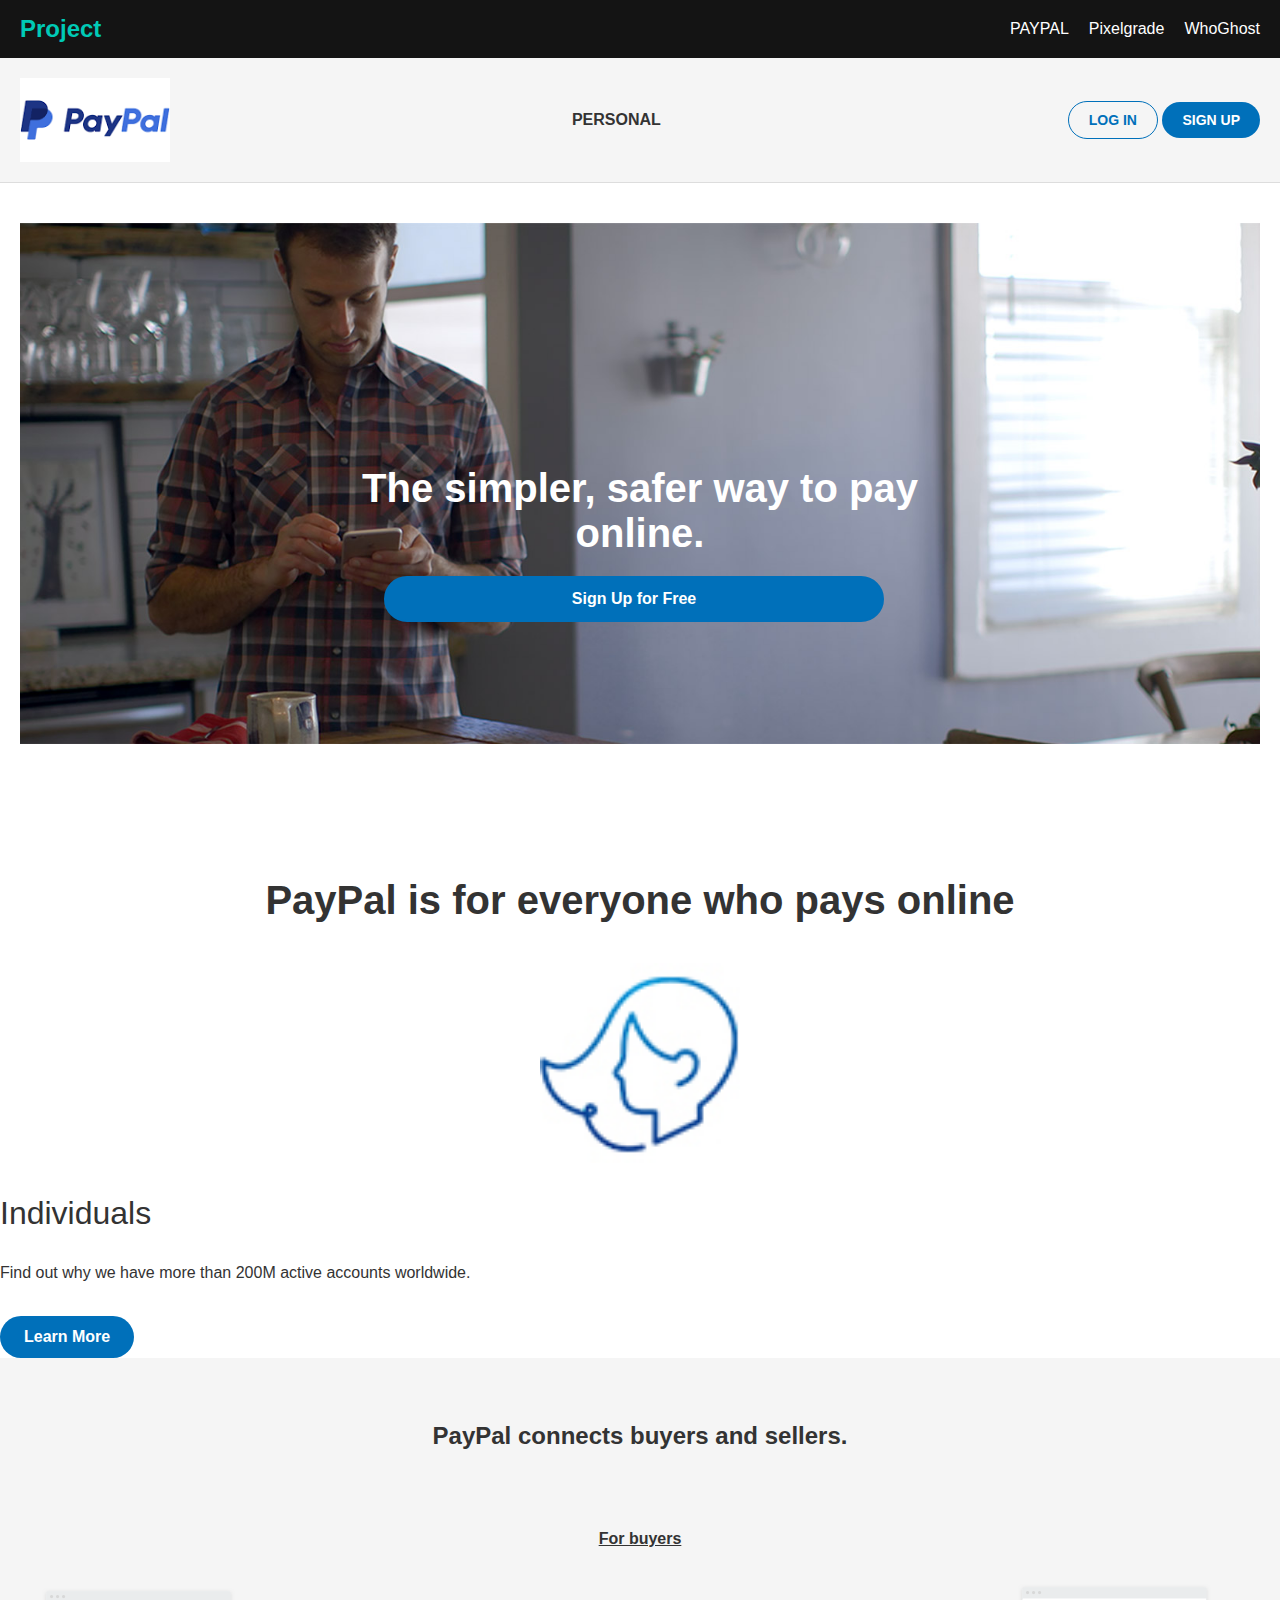
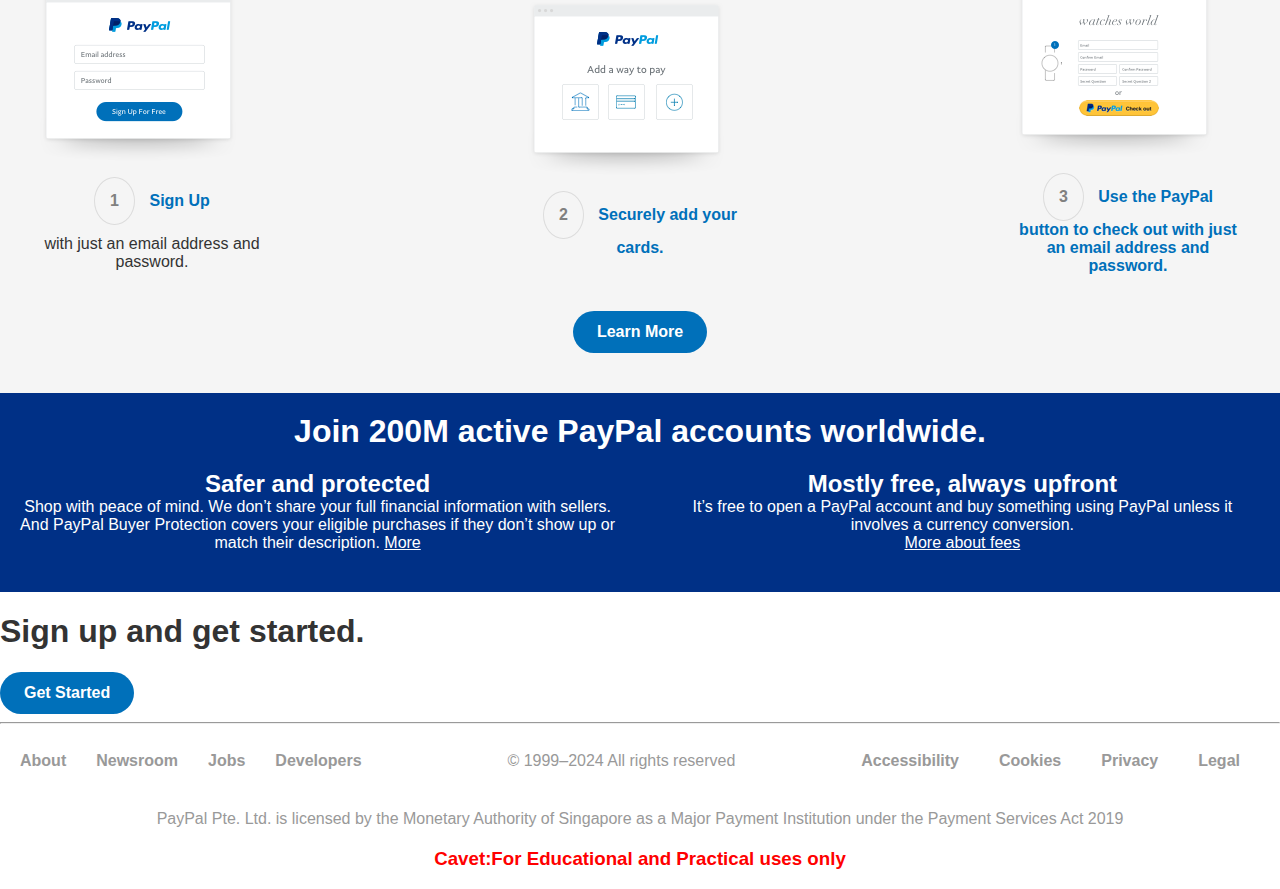
<file: index.html>
<!DOCTYPE html>
<html lang="en" xmlns="http://www.w3.org/1999/html">
        <head>
            <meta charset="UTF-8">
            <meta name="viewport" content="width=device-width, initial-scale=1.0">
            <title>PayPal.com</title>
            <link rel="stylesheet" href="index.css">
            <link rel="icon" href="paypal_logo 1.jpeg">
        </head>
        <body>
            <nav class="navbar">
                <div class="navbar-container">
                    <div class="logo">
                        <a href="#">Project</a>
                    </div>
                
                    <ul class="nav-menu">
                        <li><a href="index.html">PAYPAL</a></li>
                        <li><a href="pixelgrade.html">Pixelgrade</a></li>
                        <li><a href="whoghost.html">WhoGhost</a></li>
                    </ul>
                
                    <div class="nav-toggle" id="nav-toggle">
                        <span class="bar"></span>
                        <span class="bar"></span>
                        <span class="bar"></span>
                    </div>
                </div>
            </nav>
        
            <div class="nav-overlay" id="nav-overlay">
                <ul class="nav-overlay-menu">
                    <li><a href="index.html">Paypal</a></li>
                    <li><a href="pixelgrade.html">Pixelgrade</a></li>
                    <li><a href="whoghost.html">WhoGhost</a></li>
                </ul>
            </div>
            
            <div id="head_section">
                <div id="paypal_logo">
                    <img src="paypal_logo.png" alt="this could not be loaded">
                </div>

                <div id="drop_down">
                    <p id="personal">PERSONAL <i class="bi bi-chevron-compact-down"></i></p>
                </div>

                <div id="buttons">
                    <button id="button1">LOG IN</button>
                    <button id="button2">SIGN UP</button>
                </div>
            </div>

            <div id="man_image">
                <img src="man.jpg" alt="" width="1235">
                
                <div id="text">
                    <p id="writing">The simpler, safer way to pay online.</p>
                </div>
                
                <div id="btn-container">
                    <button id="sign_up_btn">
                            Sign Up for Free
                    </button>
                </div>
                
                <div id="more-text-container">
                    <p id="more-text">Own a buisness?
                        <span id="hii">Open a buisness account</span>
                    </p>
                </div>
            </div>

            <div id="even-more-text-container">
                <p id="even-more-text">PayPal is for everyone who pays online</p>
            </div>
            <center>
            <div id="w">
                <img src="woman.jpg " alt="sorrry this image was unable to load" id="woman" width="200px"> 
            <div>    
            </center>
                <p style="font-size: 2em; font-weight: lighter;" id="tab">
                                Individuals
                </p>

                        <p id="m">
                            Find out why we have more than 200M active accounts worldwide.
                        </p>
                    </div>
                </div> <br>
            <button id="learn-more">Learn More</button>

                <div id="lower-part">
                    <div id="connection-container">
                        <p id="connection">PayPal connects buyers and sellers.</p> <br> <br>
                    </div>
                    <div id="for-buyers-container">
                        <p id="for-buyers">
                            For buyers
                        </p>
                    </div>
                    <div id="images">
                        <div id="img_1">
                            <img src="picture.png" alt="Step 1">
                            <p>
                                <span class="circle">1</span>
                                <span class="step-text">Sign Up</span>
                                <span class="details">with just an email address and <br>password.</span>
                            </p>
                        </div>

                        <div><i class="bi bi-chevron-compact-right"></i></div>

                        <div id="img_2">
                            <img src="2nd picture.png" alt="Step 2">
                            <p>
                                <span class="circle">2</span>
                                <span class="step-text">Securely add your cards.</span>
                            </p>
                        </div>

                        <div><i class="bi bi-chevron-compact-right"></i></div>

                        <div id="img_3">
                            <img src="3rd picture.png" alt="Step 3">
                            <p>
                                <span class="circle">3</span>
                                <span class="step-text">Use the PayPal button to check out with just an email address and password.</span>
                            </p>
                        </div>
                    </div>


                    <button id="learn_more">Learn More</button>
                    </div>

                    <div id="third_part">
                        <div>
                            <h1 id="h1">Join 200M active PayPal accounts worldwide.</h1>
                        </div>
                        <div id="texter-con">
                            <div id="texter">
                             <h1>Safer and protected</h1> 
                             Shop with peace of mind. We don’t share your full financial information with sellers. And PayPal Buyer Protection covers your eligible purchases if they don’t show up or match their description.
                             <a href="#">More</a>
                         </div>
                        
                        <div id="texter_2">
                            <h1>Mostly free, always upfront</h1>
                                It’s free to open a PayPal account and buy something using PayPal unless it involves a currency conversion. <br>
                                <a href="#">More about fees</a>
                        </div>
                    </div> 
                    </div>

                    <h1 id="starting">Sign up and get started.</h1>
                    <div id="btn-container2">

                    <button id="sign_up_btn2">Get Started</button>
                </div>

               
                <hr id="rule">
                <div id="ul2">
                    <ul >
                        <li>About</li>
                        <li>Newsroom</li>
                        <li>Jobs</li>
                        <li>Developers</li>
                    </ul>
                    <span>
                        © 1999–2024 All rights reserved
                    </span>
                        <ul id="mee">
                            <li>Accessibility</li>
                            <li>Cookies</li>
                            <li>Privacy</li>
                            <li>Legal</li>
                        </ul>
                </div>
            <p id="p">PayPal Pte. Ltd. is licensed by the Monetary Authority of Singapore as a Major Payment Institution under the Payment Services Act 2019</p>
                <h3 id = "warn">Cavet:For Educational and Practical uses only</h3>
        <script>
            document.getElementById('nav-toggle').addEventListener('click', function() {
                const overlay = document.getElementById('nav-overlay');
                overlay.style.display = overlay.style.display === 'flex' ? 'none' : 'flex';
            });
        </script>
</body>
</html>
</file>
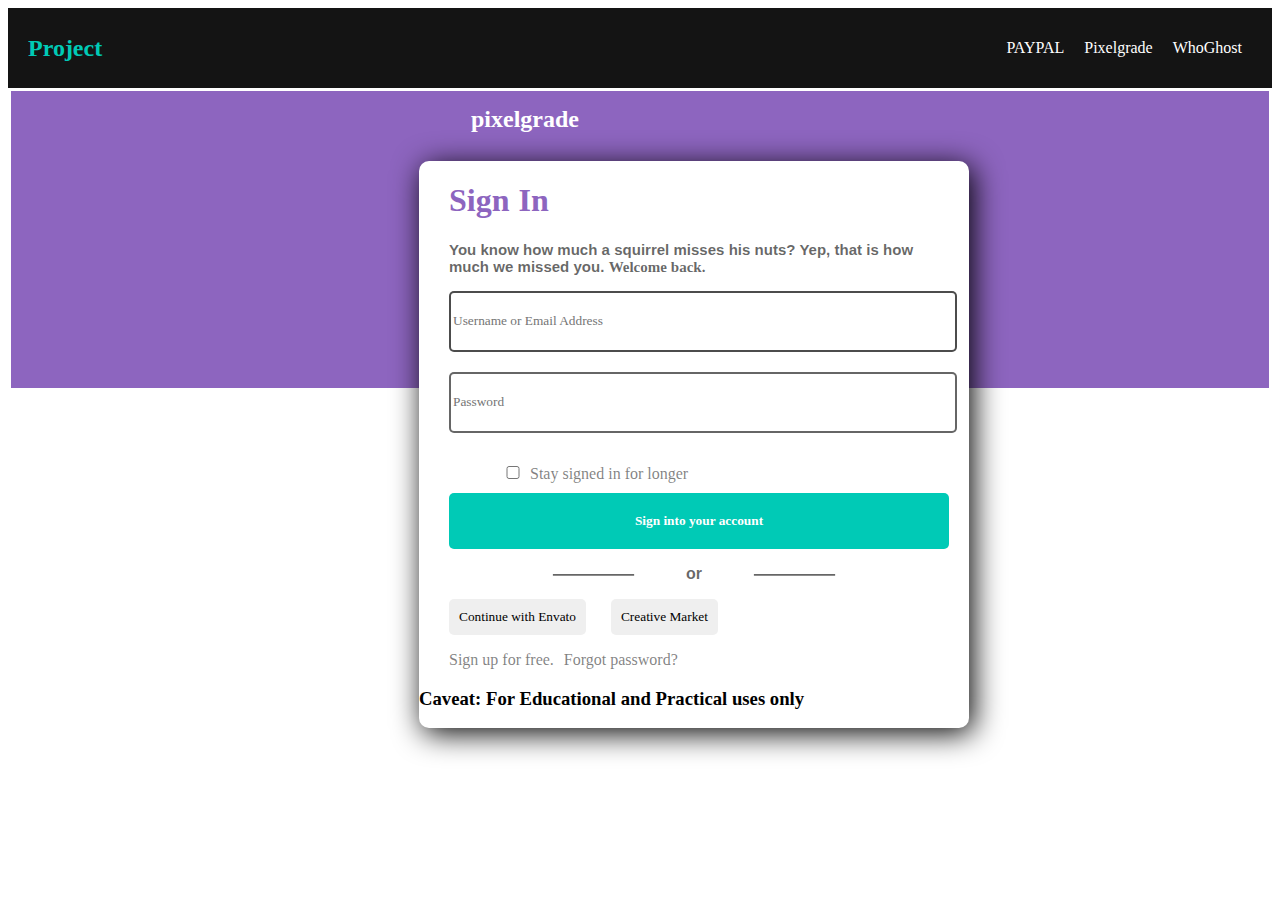
<file: pixelgrade.html>
<!DOCTYPE html>
<html lang="en">
<head>
    <meta charset="UTF-8">
    <meta name="viewport" content="width=device-width, initial-scale=1.0">
    <title>Pixel_Grade</title>
    <link rel="stylesheet" href="pixelgradec.css">
</head>
<body>
<header>
    <nav class="navbar">
        <div class="navbar-container">
            <div class="logo">
                <a href="#">Project</a>
            </div>
            <ul class="nav-menu">
                <li><a href="index.html">PAYPAL</a></li>
                <li><a href="pixelgrade.html">Pixelgrade</a></li>
                <li><a href="whoghost.html">WhoGhost</a></li>
            </ul>
            <div class="nav-toggle" id="nav-toggle">
                <span class="bar"></span>
                <span class="bar"></span>
                <span class="bar"></span>
            </div>
        </div>
    </nav>
    <div class="nav-overlay" id="nav-overlay">
        <ul class="nav-overlay-menu">
            <li><a href="index.html">Paypal</a></li>
            <li><a href="pixelgrade.html">Pixelgrade</a></li>
            <li><a href="whoghost.html">WhoGhost</a></li>
        </ul>
    </div>
</header>
<div id="purple_part">
    <div id="main">
        <h2 id="pixel">pixelgrade</h2>
        <div id="main2">
            <div id="halooo">
                <h1 id="sign_up">Sign In</h1>
                <p>You know how much a squirrel misses his nuts? Yep, that is how much we missed you. <span>Welcome back.</span></p>
            </div>
            <div id="inputs">
                <input type="text" id="username" placeholder="Username or Email Address">
                <input type="password" id="password" placeholder="Password">
            </div>
            <div id="box-container">
                <input type="checkbox" id="box">
                <label for="box">Stay signed in for longer</label>
            </div>
            <button id="sgn">Sign into your account</button>
            <div id="that_stuff">
                <p id="dash">-</p>
                <p id="no">or</p>
                <p id="dash">-</p>
            </div>
            <div id="more-button">
                <button>Continue with Envato</button>
                <button>Creative Market</button>
            </div>
            <ul id="ul">
                <li><a href="#">Sign up for free.</a></li>
                <li><a href="#">Forgot password?</a></li>
            </ul>
            <h3 id="warn">Caveat: For Educational and Practical uses only</h3>
        </div>
    </div>
</div>
<script>
    document.getElementById('nav-toggle').addEventListener('click', function() {
        const overlay = document.getElementById('nav-overlay');
        overlay.style.display = overlay.style.display === 'flex' ? 'none' : 'flex';
    });
</script>
</body>
</html>
</file>
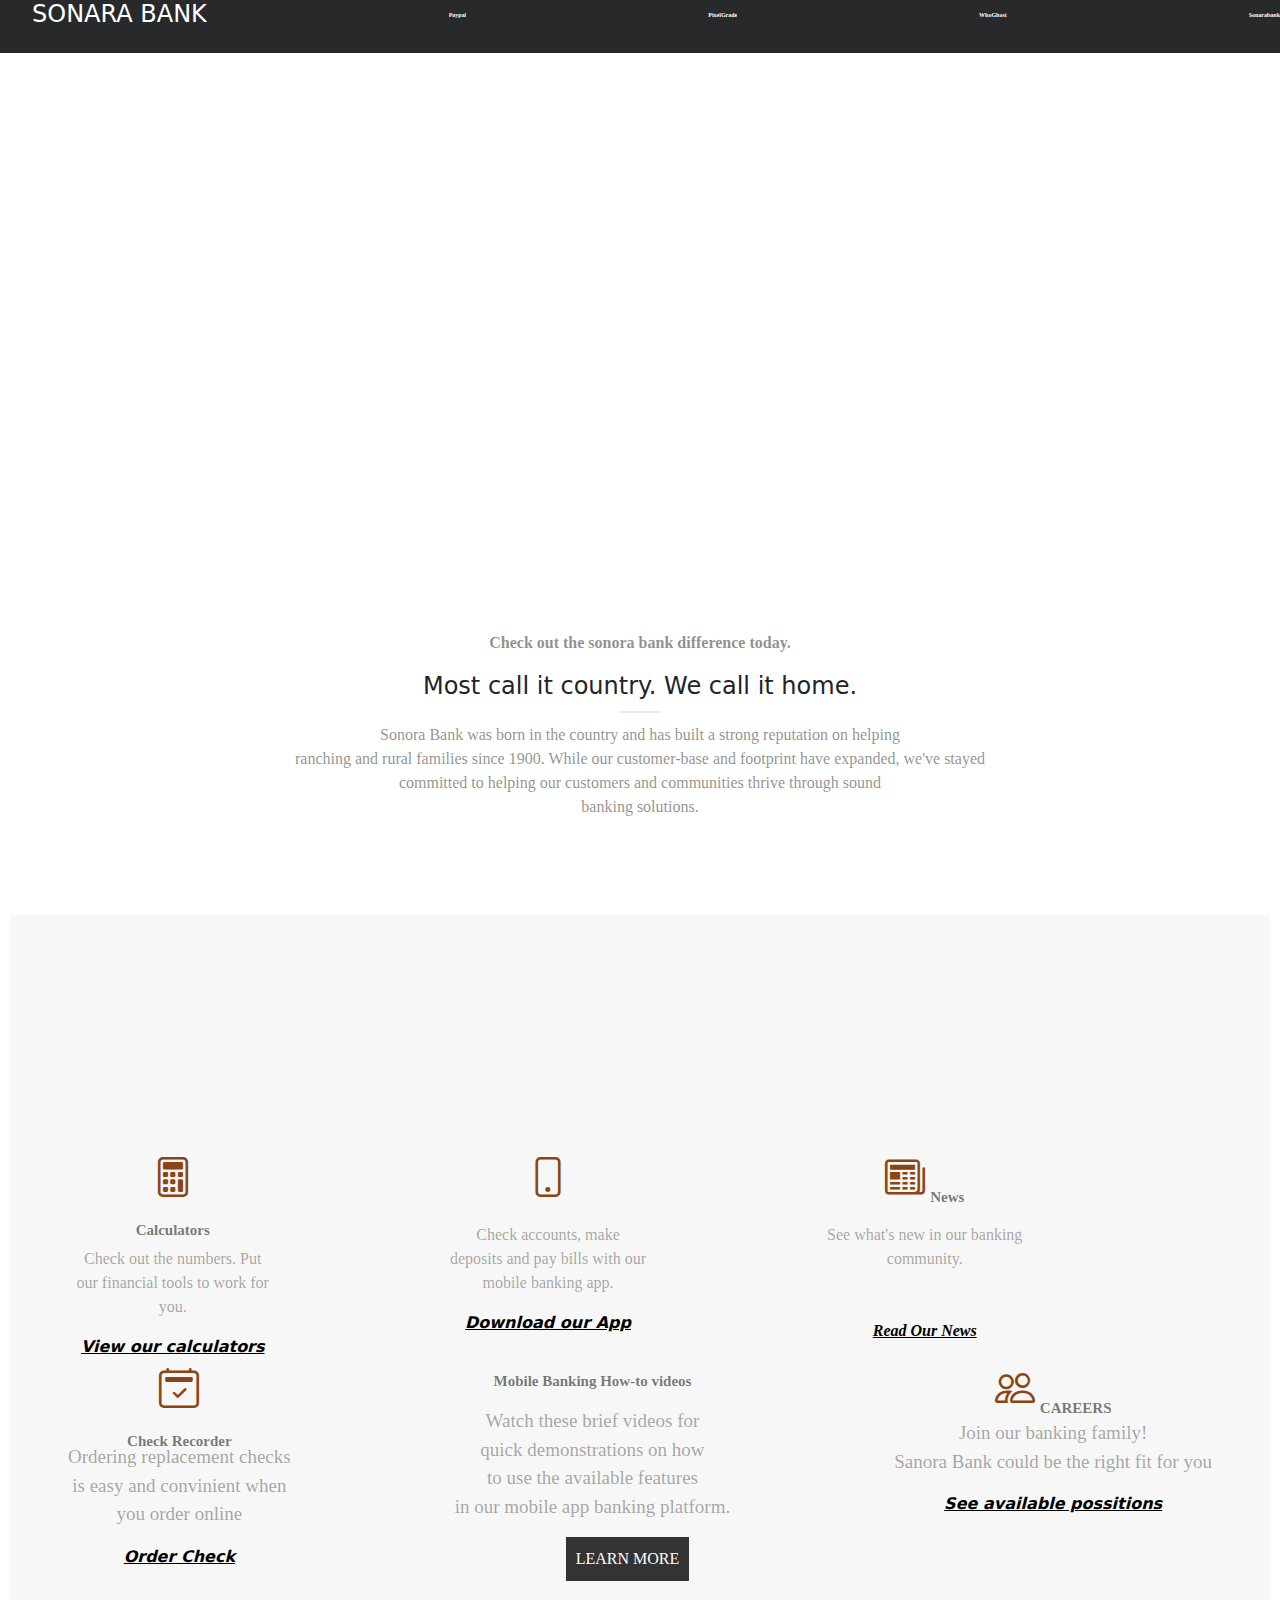
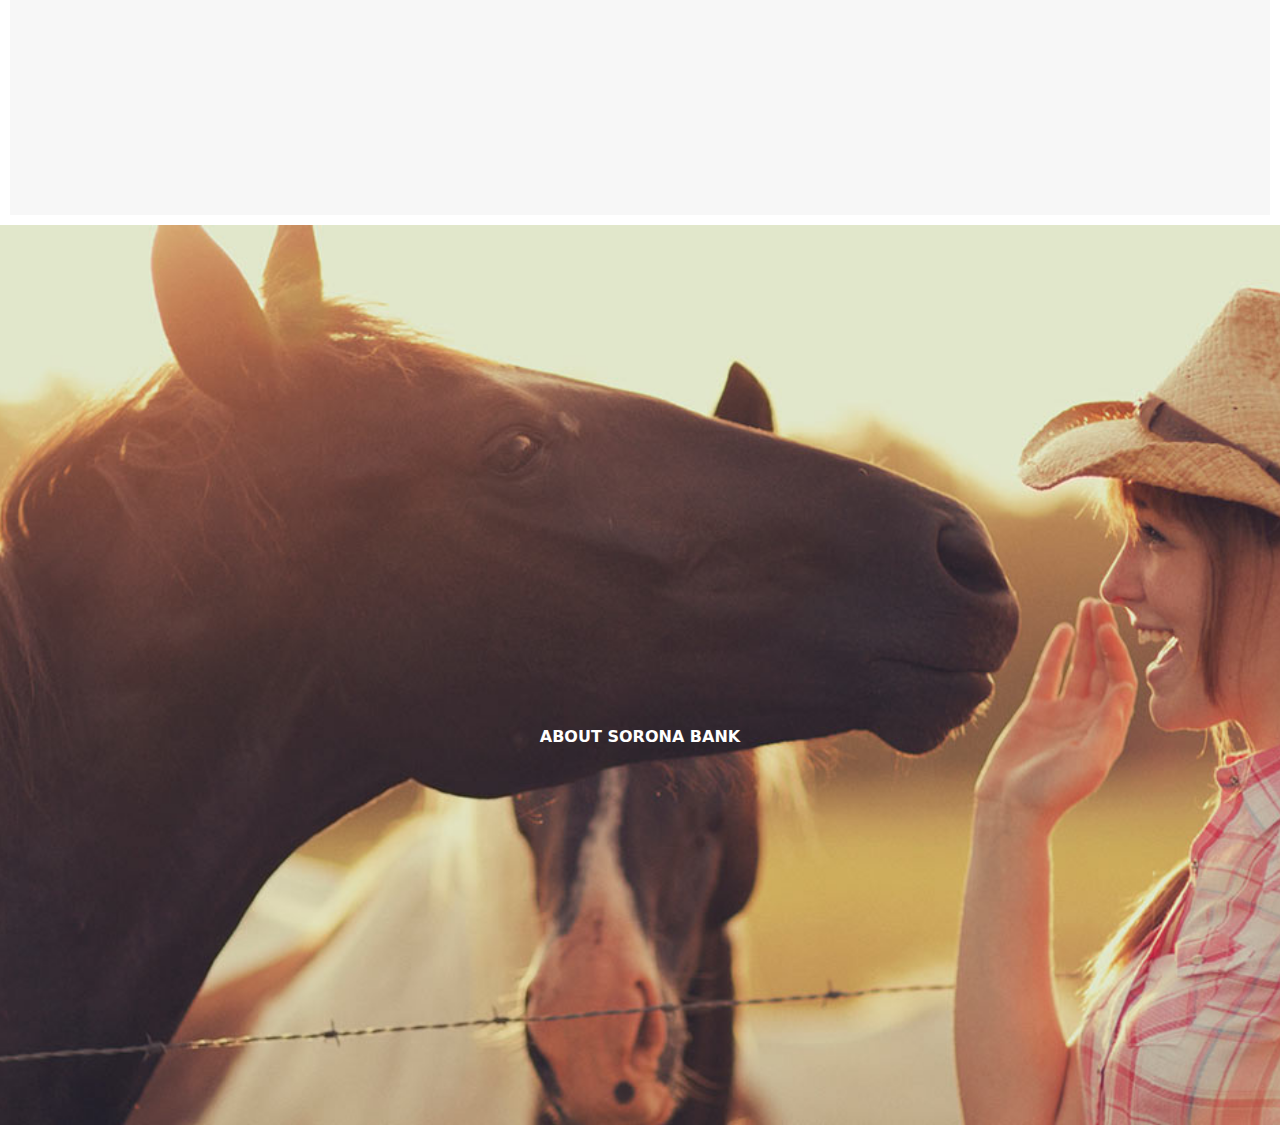
<file: sonarabank.html>
<!DOCTYPE html>
<html lang="en">
	<head>
		<meta charset="UTF-8">
		<meta name="viewport" content="width=device-width, initial-scale=1.0">
		<title>Sanora bank</title>
		<link rel="stylesheet" href="https://cdn.jsdelivr.net/npm/bootstrap-icons@1.11.3/font/bootstrap-icons.min.css">
		<link href="https://cdn.jsdelivr.net/npm/bootstrap@5.3.3/dist/css/bootstrap.min.css" rel="stylesheet" integrity="sha384-QWTKZyjpPEjISv5WaRU9OFeRpok6YctnYmDr5pNlyT2bRjXh0JMhjY6hW+ALEwIH" crossorigin="anonymous">
		<link rel="icon" href="sanora.png">
		<link rel="stylesheet" href="sanora.css">
	</head>
	<body>
		<div id="main1">

			<div id="nav-con">
				<ul id="nav">
					<h4>SONARA BANK</h4>
					<li><a href="index.html">Paypal</a></li>
					<li><a href="pixelgrade">PixelGrade</a></li>
					<li><a href="whoghost.html">WhoGhost</a></li>
					<li><a href="sonarabank.html">Sonarabank</a></li>
				</ul>
			</div>
			<div id="boss">
				<div id="main1_2">
					<div id="img-text">
						<h6 id="cyber">CYBERSECURITY</h6>
						<h1>Scam Alert</h1>
						<p>
							Sonora bank will NOT call,text or email you to ask you to verify your bank <br>
							information,request you transfer funds or ask you to click any links. Do not click <br>
							these links or reply to these messages.If at any time you are not sure about a <br>
							message you are not sure about a message you receive,please contact your local branch for assistance.
						</p>
						<i><a href="#">Your security is our top priority.Learn more here...</a></i>
					</div>
				</div>
				</div>
		</div>
			<center>
				<div id="main2">
					<h6 id="myh6">Check out the sonora bank difference today.</h6>

					<h4 >Most call it country. We call it home.</h4>
					<hr id="bro">
					<p id="blah">
						Sonora Bank was born in the country and has built a strong reputation on helping <br>
						ranching and rural families since 1900. While our customer-base and footprint have
						expanded, we've stayed <br>
						committed to helping our customers and communities thrive through sound <br> banking solutions.
					</p>
				</div>
				<div id="main3">
					<div id="icons">
						<div id="first_3" class="d-flex flex-md-row flex-column justify-content-around gap-md-5 gap-3">
							<div id="calculator">
								<i class="bi bi-calculator" id="calculator-icon"></i> <br>
								<b id="b">Calculators</b>
								<p id="why">Check out the numbers. Put <br>our financial tools to work for <br>you.</p>
								<i><a href="#">View our calculators</a></i>
							</div>

							<div>
								<i class="bi bi-phone" id="phone"></i> <br>
								<p id="why">
									Check accounts, make <br> deposits and pay bills with our <br> mobile banking app.
								</p>
								<i><a href="#">Download our App</a></i>
							</div>

							<div id="news">
								<i class="bi bi-newspaper" id="newspaper"></i>
								<b id="be">News</b>
								<p id="why">
									See what's new in our banking <br> community. <br> <br> <br>
									<i><a href="#">Read Our News</a></i>
								</p>
							</div>

							<div>

							</div>
						</div>

						<div id="second_3" class="d-flex flex-md-row flex-column justify-content-around gap-md-5 gap-3">
							<div id="check">
								<i class="bi bi-calendar2-check"></i> <br>
								<b id="be">Check Recorder</b>
								<p id="idid">Ordering replacement checks <br>is easy and convinient when <br>you order online</p>
								<i><a href="#">Order Check</a></i>
							</div>

							<div id="wierd">
								<b id="be">Mobile Banking How-to videos </b> <br> <br>
								<p id="idid">Watch these brief videos for <br> quick demonstrations on how <br>to use the available features <br> in our mobile app banking platform. </p>
								<button id="btnnn">LEARN MORE</button>
							</div>

							<div id="people">
								<i class="bi bi-people"></i>
								<b id="be">CAREERS</b> <br>
								<p id="idid">
									Join our banking family! <br>
									Sanora Bank could be the right fit for you <br>
								</p>
									<i><a href="#">See available possitions</a></i>
							</div>

						</div>
					</div>
				</div>

				<div id="black1">
					<div id="main4">
						<div id="tesk">
								<b id="gyoko">
									ABOUT SORONA BANK
								</b>
						</div>
					</div>
				</div>
			</center>



		<script src="https://cdn.jsdelivr.net/npm/bootstrap@5.3.3/dist/js/bootstrap.bundle.min.js"></script>
	</body>
</html>
</file>
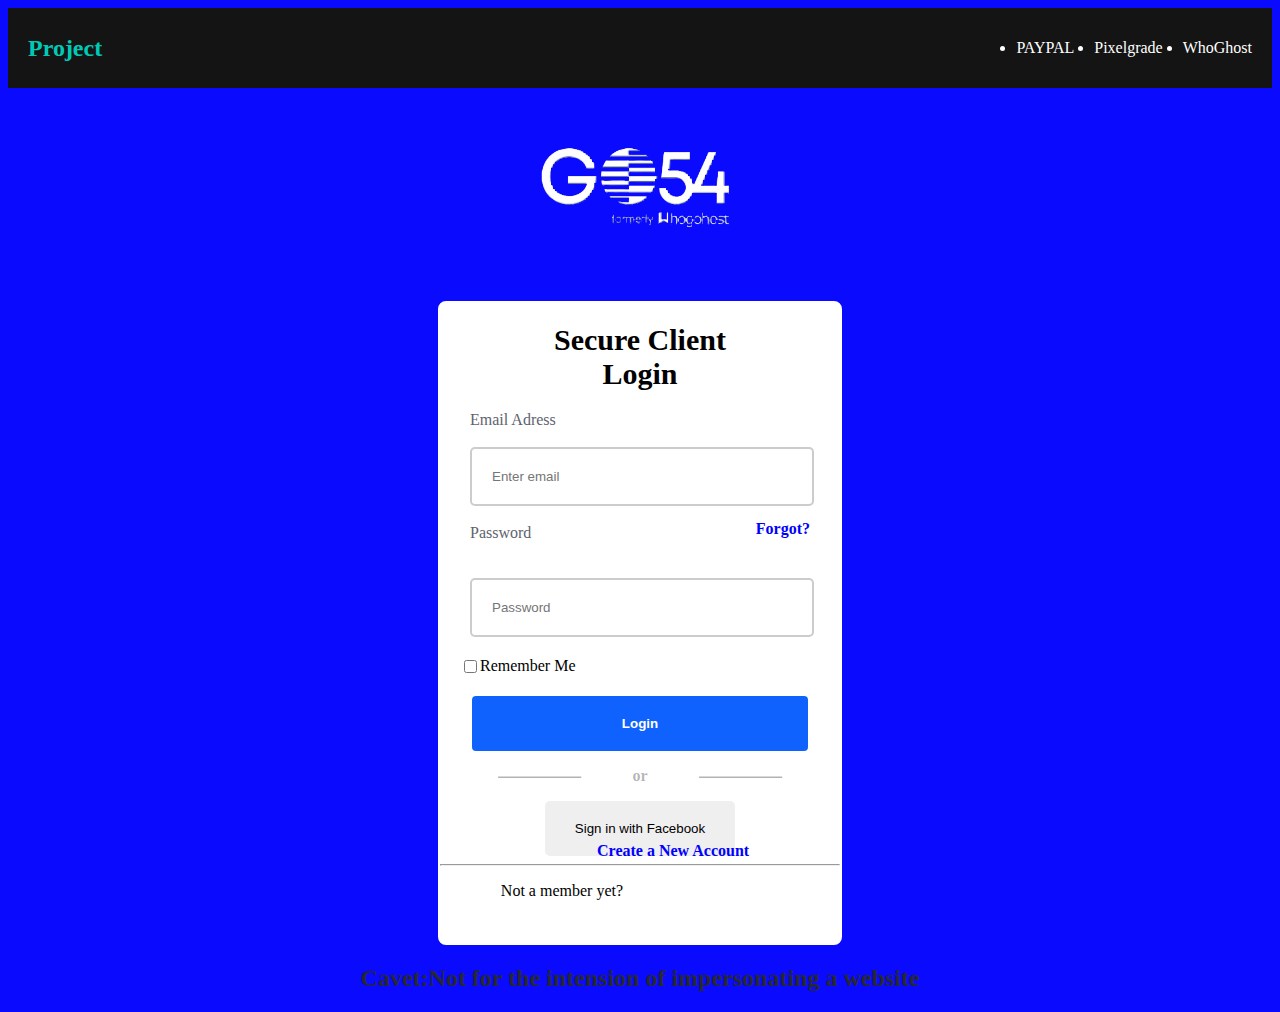
<file: whoghost.html>
<!DOCTYPE html>
<html lang="en">
<head>
	<meta charset="UTF-8">
	<meta name="viewport" content="width=device-width, initial-scale=1.0">
	<title>Document</title>
	<link rel="stylesheet" href="whoghost.css">
</head>
	<body>
		<header>
			<nav class="navbar">
				<div class="navbar-container">
					<div class="logo">
						<a href="#">Project</a>
					</div>
					<ul class="nav-menu">
						<li><a href="index.html">PAYPAL</a></li>
						<li><a href="pixelgrade.html">Pixelgrade</a></li>
						<li><a href="whoghost.html">WhoGhost</a></li>
					</ul>
					<div class="nav-overlay" id="nav-overlay">
					    <ul class="nav-overlay-menu">
					        <li><a href="index.html">Paypal</a></li>
					        <li><a href="pixelgrade.html">Pixelgrade</a></li>
					        <li><a href="whoghost.html">WhoGhost</a></li>
					    </ul>
					</div>
					<div class="nav-toggle" id="nav-toggle">
						<span class="bar"></span>
						<span class="bar"></span>
						<span class="bar"></span>
					</div>
				</div>
			</nav>
			<div class="nav-overlay" id="nav-overlay">
				<ul class="nav-overlay-menu">
					<li><a href="index.html">Paypal</a></li>
					<li><a href="pixelgrade.html">Pixelgrade</a></li>
				</ul>
			</div>
		</header>
		<center>
			<img src="login.png" alt="" width="200px">
			<div id="login">
				<h1 id="login-text">Secure Client <br> Login</h1>
				<div id="email_password">
					<label for="">Email Adress</label><br>
					<input type="text" placeholder="Enter email">  <br>
					<label for="">Password</label> <br>
					<span id="span">Forgot?</span>
					<input type="text" placeholder="Password">
				</div>
				<div id="moi">
					<input type="checkbox" id="check">
					<label for="check" id="check">Remember Me</label>
				</div>
				<button id="login_btn">Login</button>
				<div id="that_stuff">
					<p id="dash">-</p>
					<p id="no">or</p>
					<p id="dash">-</p>
				</div>
				<button id="facebook">Sign in with Facebook</button>
				<hr>
				<p id="hii">Not a member yet? <span id="member">Create a New Account</span></p>
			</div>
			<h2 style="color: #27292b">Cavet:Not for the intension of impersonating a website</h2>
		</center>
	</body>
</html>
</file>
<file: index.css>
/**{*/
/*    display: flex;*/
/*    flex-direction: column;*/
/*    justify-content: center;*/
/*}*/
body, ul, li {
    margin: 0;
    padding: 0;
    list-style: none;
}

body {
    font-family: Arial, sans-serif;
}

.navbar {
    background-color: #141414;
    color: white;
    padding: 15px 20px;
    position: relative;
}

.navbar-container {
    display: flex;
    align-items: center;
    justify-content: space-between;
}

.logo a {
    color: #00CAB6;
    text-decoration: none;
    font-size: 24px;
    font-weight: bold;
}

.nav-menu {
    display: flex;
    gap: 20px;
}

.nav-menu a {
    color: white;
    text-decoration: none;
    font-size: 16px;
    transition: color 0.3s ease;
}

.nav-menu a:hover {
    color: #00CAB6;
}

.nav-toggle {
    display: none;
    flex-direction: column;
    cursor: pointer;
}

.nav-toggle .bar {
    width: 25px;
    height: 3px;
    background-color: white;
    margin: 3px 0;
    transition: all 0.3s ease;
}

.nav-overlay {
    display: none;
    position: fixed;
    top: 0;
    right: 0;
    width: 100%;
    height: 100%;
    background-color: rgba(0, 0, 0, 0.9);
    color: white;
    overflow: hidden;
    z-index: 1000;
    padding-top: 60px;
}

.nav-overlay-menu {
    display: flex;
    flex-direction: column;
    align-items: center;
}

.nav-overlay-menu a {
    color: white;
    text-decoration: none;
    font-size: 24px;
    margin: 15px 0;
    transition: color 0.3s ease;
}

.nav-overlay-menu a:hover {
    color: #00CAB6;
}

@media (max-width: 768px) {
    .nav-menu {
        display: none;
    }

    .nav-toggle {
        display: flex;
    }
}

#images {
    display: flex;
    flex-direction: row;
    align-items: center;
    justify-content: center;
    gap: 20px;
    padding: 20px;
    background-color: #f5f5f5;
}

#images img {
    max-width: 100%;
    height: auto;
}

.circle {
    display: inline-block;
    border: 1px solid rgba(0, 0, 0, 0.1);
    border-radius: 50%;
    padding: 15px;
    margin-right: 10px;
    font-weight: bold;
    color: gray;
    text-align: center;
    line-height: 1;
}

.step-text {
    font-weight: bold;
    color: #0070ba;
}

.details {
    display: block;
    margin-top: 10px;
}

#images > div:nth-child(2),
#images > div:nth-child(4) {
    display: flex;
    align-items: center;
}

#images i {
    font-size: 50px;
    color: rgba(0, 0, 0, 0.2);
}

@media (max-width: 500px) {
    #images {
        flex-direction: column;
        gap: 20px;
        padding: 10px;
    }

    #images > div:nth-child(2),
    #images > div:nth-child(4) {
        display: none;
    }

    .circle {
        padding: 10px;
    }

    .details {
        margin-top: 5px;
    }


}


body {
    font-family: Arial, sans-serif;
    margin: 0;
    padding: 0;
    color: #333;
}

a {
    text-decoration: none;
    color: inherit;
}

img {
    max-width: 100%;
    height: auto;
    display: block;
}

#head_section {
    display: flex;
    flex-direction: row;
    align-items: center;
    justify-content: space-between;
    padding: 20px;
    background-color: #f5f5f5;
    border-bottom: 1px solid #ddd;
}

#paypal_logo img {
    max-width: 150px;
    height: auto;
}

#drop_down {
    font-weight: bold;
    font-family: Verdana, sans-serif;
}

#personal i {
    margin-left: 5px;
    font-size: 1rem;
}

#button1, #button2 {
    border-radius: 25px;
    padding: 10px 20px;
    font-weight: bold;
    font-size: 0.875rem;
    transition: background-color 0.3s, color 0.3s;
}

#button1 {
    border: 1px solid #0070ba;
    color: #0070ba;
    background-color: transparent;
}

#button2 {
    background-color: #0070ba;
    color: #fff;
    border: none;
}

#button1:hover {
    background-color: #0070ba;
    color: #fff;
}

#button2:hover {
    background-color: #005999;
}

#man_image {
    position: relative;
    padding: 40px 20px;
    text-align: center;
    color: #fff;
}

#man_image img {
    width: 100%;
}

#text {
    position: absolute;
    top: 50%;
    left: 50%;
    transform: translate(-50%, -50%);
    margin-bottom: 1rem;
}

#writing {
    font-size: 2.5rem;
    font-weight: bold;
    margin: 0;
}

#btn-container {
   /* position: absolute;
    top: 60%;
    left: 50%;
    transform: translate(-50%, -50%);
    width: 100%;
    text-align: center;*/
    position: absolute;
    top: 60%;
    left: 50%;
    transform: translate(-50%, -50%);
    width: 100%;
    text-align: center;
}

#sign_up_btn {
    background-color: #0070ba;
    color: #fff;
    border: 2px solid #0070ba;
    padding: 12px 24px;
    border-radius: 25px;
    font-weight: bold;
    font-size: 1rem;
    transition: background-color 0.3s, color 0.3s, border 0.3s;
    position: fixed;
    top: 65%;
    left: 30%;
    width: 500px;

}

#sign_up_btn:hover {
    background-color: #0070ba;
    color: #fff;
}

#more-text-container {
    margin-top: 20px;
}

#more-text {
    font-size: 1rem;
    color: #fff;
}

#hii {
    font-weight: bold;
    cursor: pointer;
}

#even-more-text-container {
    margin-top: 40px;
    text-align: center;
}

#even-more-text {
    font-size: 2.5rem;
    font-weight: bold;
}

#lower-part {
    background-color: #f5f5f5;
    padding: 40px 20px;
    text-align: center;
}

#connection {
    font-size: 1.5rem;
    font-weight: bold;
}

#for-buyers {
    margin-top: 20px;
    text-decoration: underline;
    font-weight: bold;
}

#images {
    display: flex;
    flex-direction: row;
    gap: 20px;
}

#images div {
    width: 90%;
    max-width: 400px;
}

#learn-more, #learn_more, #sign_up_btn2 {
    background-color: #0070ba;
    color: #fff;
    border: none;
    border-radius: 25px;
    padding: 12px 24px;
    font-weight: bold;
    font-size: 1rem;
    transition: background-color 0.3s, color 0.3s;
}

#learn-more:hover, #learn_more:hover, #sign_up_btn2:hover {
    background-color: #005999;
}

#third_part {
    background-color: #003086;
    color: #fff;
    padding: 60px 20px;
    text-align: center;
}

#h1 {
    font-size: 2rem;
    font-weight: bold;
    margin: 0;
    margin-bottom: 20px;
}

#texter-con {
    display: flex;
    flex-direction: row;
    gap: 20px;
}

#texter, #texter_2 {
    width: 90%;
}

#texter > h1, #texter_2 > h1 {
    font-size: 1.5rem;
    font-weight: bold;
    margin: 0;
}

#texter a, #texter_2 a {
    color: #fff;
    text-decoration: underline;
}

#texter a:hover, #texter_2 a:hover {
    color: #b3d9ff;
}

#why {
    padding: 20px;
    background-color: #f5f5f5;
    text-align: center;
}

#ul1, #ul2, #mee {
    display: flex;
    justify-content: center;
    gap: 20px;
    list-style: none;
    padding: 0;
    margin: 0;
}

#ul1 li, #ul2 li {
    font-weight: bold;
}

#ul2 {
    color: #999;
}

#p {
    color: #999;
    margin: 20px auto;
    text-align: center;
}

#warn {
    color: red;
    font-weight: bold;
    text-align: center;
    margin-top: 20px;
}

@media (max-width: 767px) {
    #head_section {
        flex-direction: column;
        gap: 10px;
        padding: 15px;
    }
    
    #paypal_logo img {
        max-width: 120px;
    }
    
    #drop_down {
        text-align: center;
    }
    
    #button1, #button2 {
        width: 100%;
        margin: 5px 0;
    }
    
    #man_image {
        padding: 20px 10px;
    }
    
    #text {
        position: static;
        padding: 10px;
        margin-bottom: 20px;
    }
    
    #writing {
        font-size: 1.5rem;
    }
    
    #btn-container {
        position:relative;
    }
    
    #sign_up_btn {
        width: 90%;
        margin: 0 auto;
    }
    
    #more-text-container {
        margin-top: 20px;
    }
    
    #more-text {
        font-size: 1rem;
    }
    
    #hii {
        margin-top: 10px;
    }
    
    #lower-part {
        padding: 20px;
    }
    
    #images {
        flex-direction: column;
        gap: 20px;
    }
    
    #learn-more, #learn_more, #sign_up_btn2 {
        width: 90%;
        margin: 10px auto;
    }
    
    #third_part {
        padding: 40px 20px;
    }
    
    #h1 {
        font-size: 1.5rem;
        margin-bottom: 20px;
    }
    
    #texter, #texter_2 {
        width: 100%;
        text-align: center;
    }
    
    #texter_2 {
        margin-left: 0;
    }
}


@media (max-width: 600px) {
    #texter-con {
        flex-direction: column;
    }

    #texter, #texter_2 {
        width: 100%;
        margin-bottom: 20px;
    }

    #texter:last-child {
        margin-bottom: 0;
    }
    #writing{
        position:absolute;
        top:10%;
    }
    #btn-container{
        position:relative;
        top:10%;
        left: -25%;
    }
}


ul{
    list-style: none;
    display: flex;
    gap: 10px;
}


#third_part {
    padding: 20px;
    box-sizing: border-box;
}

#texter-con {
    display: flex;
    justify-content: space-between;
    margin-bottom: 20px;
}

#texter, #texter_2 {
    width: 48%;
}

#signup-btn-container {
    text-align: center;
    margin-top: 20px;
}

#signup-btn {
    padding: 10px 20px;
    font-size: 16px;
    background-color: #0070ba; 
    color: white;
    border: none;
    border-radius: 5px;
    cursor: pointer;
    text-transform: uppercase; 
}

#signup-btn:hover {
    background-color: #005a9c;
}

@media (max-width: 768px) {
    #texter-con {
        flex-direction: column;
    }

    #texter, #texter_2 {
        width: 100%; 
        margin-bottom: 20px;
    }

    #texter:last-child {
        margin-bottom: 0;
    }
}

#ul2 {
    display: flex;
    align-items: center; 
    justify-content: space-between; 
    padding: 20px;
   
}

#ul2 ul {
    list-style-type: none;
    padding: 0;
    margin: 0;
    display: flex;
}

#ul2 ul li {
    margin-right: 20px;
}

#ul2 span {
    margin: 0 ,20px;
}

#ul2 #mee {
    list-style-type: none;\
    padding: 0; /* Remove padding */
    margin: 0; /* Remove margin */
}

#ul2 #mee li {
    margin-right: 20px; /* Space between list items */
}

#p {
    text-align: center; /* Center-align the paragraph */
    margin-top: 20px; /* Space above the paragraph */
}

#warn {
    text-align: center; /* Center-align the warning */
    margin-top: 10px; /* Space above the warning */
    font-weight: bold; /* Bold text for emphasis */
}

/* Responsive styles */
@media (max-width: 768px) {
    #ul2 {
        flex-direction: column; /* Stack items vertically on smaller screens */
        align-items: center; /* Center items horizontally */
    }

    #ul2 ul {
        margin-bottom: 10px; /* Space between lists */
    }

    #ul2 span {
        margin: 10px 0; /* Space between spans */
    }

    #ul2 ul li {
        margin-right: 10px; /* Adjust space between list items */
    }

}

#only{

}
</file>
<file: pixelgradec.css>
.navbar {
	background-color: #141414;
	color: white;
	padding: 15px 20px;
	position: relative;
}

.navbar-container {
	display: flex;
	align-items: center;
	justify-content: space-between;
}

.logo a {
	color: #00CAB6;
	text-decoration: none;
	font-size: 24px;
	font-weight: bold;
}

.nav-menu {
	display: flex;
	gap: 20px;
}

.nav-menu a {
	color: white;
	text-decoration: none;
	font-size: 16px;
	transition: color 0.3s ease;
}

.nav-menu a:hover {
	color: #00CAB6;
}

/* Toggle button for mobile menu */
.nav-toggle {
	display: none;
	flex-direction: column;
	cursor: pointer;
}

.nav-toggle .bar {
	width: 25px;
	height: 3px;
	background-color: white;
	margin: 3px 0;
	transition: all 0.3s ease;
}

/* Overlay menu styles */
.nav-overlay {
	display: none;
	position: fixed;
	top: 0;
	right: 0;
	width: 100%;
	height: 100%;
	background-color: rgba(0, 0, 0, 0.9);
	color: white;
	overflow: hidden;
	z-index: 1000;
	padding-top: 60px;
}

.nav-overlay-menu {
	display: flex;
	flex-direction: column;
	align-items: center;
}

.nav-overlay-menu a {
	color: white;
	text-decoration: none;
	font-size: 24px;
	margin: 15px 0;
	transition: color 0.3s ease;
}

.nav-overlay-menu a:hover {
	color: #00CAB6;
}
#purple_part{
	background: rgb(141, 101, 191);
	height: 300px;
}

#pixel{
	font-family: verdana;
	color: white;
	font-weight: bold;
	position: relative;
	top: -5px;
	left: 160px;
}
#main{
	display: flex;
	flex-direction: row;
	justify-content: center;
	border: 3px solid white;


}
#main2{
	box-shadow: 4px 5px 30px black;
    border-radius:10px ;
    background: white;
    width: 	550px;
    position: relative;
    top: 70px;
    height: fit-content;
}

#sign_up{
	font-family: verdana;
	color: rgb(141, 101, 191);
	position: relative;
	word-spacing: 1px;
	/*top: 10px;
	left: 20px;
	font-size: 40px;*/
}

#halooo{
	position: relative;
	left: 30px;
}

#halooo > p{
		font-size: 15px;
		width: 490px;
}

*{
	font-family: verdana;
}

p{
	word-spacing: 0.1px;
	color: rgb(0, 0, 0, 0.6);
	font-weight: bold;
	font-family: arial;
}

#inputs{
	display: flex;
	flex-direction: column;
	gap: 20px;

}

#username, #password{
	position: relative;
	left: 30px;
	width: 500px;
	height: 55px;
	border: 2px solid rgb(0, 0, 0, 0.6);
	border-radius: 5px;
	color: rgb(0, 0, 0, 0.4);
}

#username, #password:hover{
	border-color: rgb(0, 0, 0, 0.7);
	transition: border-color 0.5s ease;
}

#box{
	width: 20px;
}

#username:hover{
	border: 2px solid rgb(141, 101, 191);
	box-shadow: 4px 4px 20px rgb(141, 101, 191);
}

#password:hover{
	border: 2px solid rgb(141, 101, 191);
	box-shadow: 4px 4px 20px rgb(141, 101, 191)
}

#box,label{
	position: relative;
	left: 30px;
	top: 30px;
	color: rgb(0, 0, 0, 0.5);
}

#box-container{
	position: relative;
	top: -20px;
	left: 30px;
	margin: 20px;
}

#sgn{
	background: #00CAB6;
	border: none;
	position: relative;
	left: 30px;
	padding: 20px;
	color: white;
	font-weight: bold;
	width: 500px;
	border-radius: 5px;
}
#hr1{
	width: 200px;
	position: relative;
	left: -140px;
	top: 20px;
}

#hr2{
	width: 200px;
	position: relative;
	left: 140px;
	top: -20px;
}

#oe{
	position: relative;
	left: 260px;
}

#or{
	color: rgb(0, 0, 0, 0.3);
}

#more-button > button{
	border: none;
	padding: 10px;
	gap: 20px;
	position: relative;
	left: 30px;
	border-radius: 5px;
}

#more-button{
	display: flex;
	gap: 25px;

}

ul{
	display: flex;
	flex-direction: row;
	gap: 10px;
	list-style-type: none;
	position: relative;
	right: 10px;
}

ul>li>a{
	text-decoration: none;
	color: rgb(0, 0, 0, 0.5);

}

button:hover{
	position: relative;
	bottom: 10px;
	box-shadow: 1px 5px 10px black;
	transition: background 0.3s ease;
}

@media (max-width: 768px) {
	#box, #box > span{
		display: none;
	}
	#pixel {
		font-size: 24px; 
		left: 20px; 
	}

	#main {
		flex-direction: column;
		border: none;
	}

	#main2 {
		width: 100%;
		height: auto; /* Allow height to adjust */
		top: 0; /* Reset top position */
		box-shadow: none; 
	}

	#sign_up {
		font-size: 24px; /* Adjust font size */
		text-align: center; /* Center align text */
		left: 0; /* Reset position */
	}

	#halooo {
		left: 0; /* Reset position */
		padding: 0 20px; /* Add padding */
	}

	#halooo > p {
		font-size: 14px; /* Adjust font size */
		width: auto; /* Allow width to adjust */
	}

	#inputs {
		gap: 10px; /* Reduce gap */
	}

	#username, #password {
		width: calc(100% - 60px); /* Full width minus padding */
		height: 45px; /* Adjust height */
		left: 10; /* Reset position */
	}

	#box, label {
		left: 0; /* Reset position */
		top: 20px; /* Adjust position */
	}

	#sgn {
		width: 400px; 
		padding: 15px; 
		font-size: 16px;
		position: relative;
		top: 0px;

	}

	#more-button {
		flex-direction: row; /* Stack buttons vertically */
		gap: 90px; /* Reduce gap */
	}

	#more-button > button {
		width: 90/* Full width */
		padding: 10px; /* Adjust padding */
	}

	ul {
		flex-direction: column;
		align-items: center;
		right: 0; 
	}

	ul > li > a {
		font-size: 14px; 
	}
	#oe{
		position: relative;
		right: 10;
	}
}

#that_stuff{
	display: flex;
	justify-content: center;
	font-family: verdana;
	font-weight: bold;
	color: rgb(0, 0, 0, 0.3);
}

#dash{
	transform: scale(20, 1);
	margin-right: 90px;
	margin-left: 90px;
}
</file>
<file: sanora.css>
#main1_2{
	height: 100vh;
	width: 100vw;
	background-image: url('scam.png') no-repeat center center fixed;
	animation: mymove 5s;
	animation-delay: 0s;
	animation-iteration-count: infinite;
	animation-timing-function: ease-in-out;
	background-position: center;
	background-repeat: no-repeat;
	background-size: cover;
	max-width: 100%;

}

@keyframes mymove {
	from {
		background-image: url("scam.png");
	}
	to {
		background-image: url('man.png');
	}
}
@media (max-width: 700px) {
	#img{
		width: 300px;
	}
	#main3{
		display: flex;
		flex-direction: column;
		width: 100vw;
		align-items: center;
		text-align: center;
	}

	#second_3{
		display: flex;
		flex-direction: column;
		width: 100vw;
		align-items: center;
		text-align: center;
		margin: 0;	
	}
}
*{
	margin: 0;
	padding: 0;
	box-sizing: border-box;
}
#nav-con{
	background: #27292BFF;
	color: white;
}

#nav{
	list-style-type: none;
	display: flex;
	flex-direction: row;
	justify-content: space-between;
}

#nav>li>a{
	color: white;
	font-family: Bookman Old Style;
	font-weight: bold;
	text-decoration: none;
	font-size: 6px;
}

#main1{
}


#cyber{
	font-size: 10px;
}

#img-text {
	margin-left: 60px;

	/*color: black;*/
	display: flex;
	flex-direction: column;
	gap: 20px;
	position: relative;
	top: 90px;  
	line-height: 20px;
}

#img-text>i>a{
	color: white;
	font-weight: bold;
}
#main1_2{

	/*width: fit-content;*/
	background-size: 1500px;
	color: white;
	height: 500px;
	background-repeat: no-repeat;
	padding: 20px;
}

#bro{
	margin: 10px;
	width:40px;
	border: 1px solid rgba(139,69,19, 0.5);
}

#myh6{
	margin-top: 20px;
	margin-bottom: 20px;
	color: rgba(30,31,34,0.51);
	font-weight: bold;
	font-family: Verdana;
}

#blah{
	font-family: Bahnschrift;
	color: rgba(30,31,34,0.51);

}

#main2{
	padding-bottom: 70px;
	padding-top: 60px;
}

#main3{
	justify-content: space-around;
	background: rgba(0,0,0,0.03);
	height: 900px;
	margin: 10px;
	display: flex;
	flex-direction: column;
}

#calculator{
}
*{
	overflow-x:hidden ;
}
a{
	font-weight: 600;
	color: black;
}

#b{
	position: relative;
	top: 10px;
	font-size: 15px;
	color: rgba(30,31,34,0.6);
	font-family: Verdana;
}

#be{
	position: relative;
	top: 10px;
	font-size: 15px;
	color: rgba(30,31,34,0.6);
	font-family: Verdana;
}

#calculator-icon{
	color: saddlebrown;
	font-size: 40px;
}

#icons{

}

#first_3{
	margin-top:0px ;
	display: flex;
	flex-direction: row;
	justify-content: space-around;
	gap: 170px;
}

#why{
	font-family: Verdana;
	margin-top: 15px;
	color: rgba(30,31,34,0.4);
	font-weight: lighter;
}

#phone{
	color:saddlebrown;
	font-size: 40px;
}

#newspaper{
	color: saddlebrown;
	font-size: 40px;
}

#second_3{
	margin-top: 0px;
	display: flex;
	flex-direction: row;
	justify-content: space-around;
	gap: 170px;
}

#idid{
	color: rgba(30, 31, 34, 0.4);
	font-size: 19px;
	font-weight: ;
	font-family: verdana;
}

.bi{
	color: saddlebrown;
	font-size: 40px;
}


#btnnn{
	padding: 10px;
	background-color: #333333;
	color: white;
	font-family: verdana;
	border: none;
	margin-left: 70px;
}

#main4{
	background-image: url(horse.jpg);
	height: 900px;
	background-repeat: no-repeat;
	background-size: cover;
	background-position: center;
	max-width: 100%;
}

#black1{
/*	background-size: cover;*/
/*	background-position: center;*/
}

#gyoko{
	color: white;
}

#tesk{
	position: relative;
	top: 500px;
}
</file>
<file: whoghost.css>
.navbar {
	background-color: #141414;
	color: white;
	padding: 15px 20px;
	position: relative;
}

.navbar-container {
	display: flex;
	align-items: center;
	justify-content: space-between;
}

.logo a {
	color: #00CAB6;
	text-decoration: none;
	font-size: 24px;
	font-weight: bold;
}

.nav-menu {
	display: flex;
	gap: 20px;
}

.nav-menu a {
	color: white;
	text-decoration: none;
	font-size: 16px;
	transition: color 0.3s ease;
}

.nav-menu a:hover {
	color: #00CAB6;
}

/* Toggle button for mobile menu */
.nav-toggle {
	display: none;
	flex-direction: column;
	cursor: pointer;
}

.nav-toggle .bar {
	width: 25px;
	height: 3px;
	background-color: white;
	margin: 3px 0;
	transition: all 0.3s ease;
}

/* Overlay menu styles */
.nav-overlay {
	display: none;
	position: fixed;
	top: 0;
	right: 0;
	width: 100%;
	height: 100%;
	background-color: rgba(0, 0, 0, 0.9);
	color: white;
	overflow: hidden;
	z-index: 1000;
	padding-top: 60px;
}

.nav-overlay-menu {
	display: flex;
	flex-direction: column;
	align-items: center;
}

.nav-overlay-menu a {
	color: white;
	text-decoration: none;
	font-size: 24px;
	margin: 15px 0;
	transition: color 0.3s ease;
}

.nav-overlay-menu a:hover {
	color: #00CAB6;
}


body {
	background: rgb(10, 10, 255, 1.0);
}

#login{
	border: 2px solid white;
	background: white;
	border-radius:8px;
	width: 400px;
	margin-top:10px ;
/*	padding: 30px;*/
	height: 640px;
}

#login-text{
	text-align: center;
	color: black;
	background: white;
	font-family: verdana;
	font-size: 30px;
}

@media (max-width: 50px) {
	#dash{
		width: 20px;
	}
}

img{
	margin: 60px;
}

#email_password{
	display: flex;
	flex-direction: column;
}

#email_password>input{
	width: 300px;
	padding: 20px;
	border: 2px solid rgb(0, 0, 0, 0.2);
	border-radius: 5px;
	margin-left: 30px;
}

#email_password > label{
	text-align: left;
	margin-left: 30px;
	color: #5E636E;
	font-size: 16px;
	font-weight: 500;
}

span{
	margin: 0;
	position: relative;
	color: blue;
	font-weight: bold;
	font-family: verdana;
	bottom: 40px;
	right: 30px;
	text-align: right;
}

#check{
	text-align: left;
}

#moi{
	display: flex;
	margin: 20px;
}

#login_btn{
	border: none;
	background: #1062FE;
	padding:20px 150px;
	border-radius: 4px;
	color: white;
	font-weight: bold;
}

#that_stuff{
	display: flex;
	justify-content: center;
	font-family: verdana;
	font-weight: bold;
	color: rgb(0, 0, 0, 0.3);
}

#dash{
	transform: scale(20, 1);
	margin-right: 90px;
	margin-left: 90px;
}

#facebook{
	border: none;
	padding: 20px 30px 20px 30px;
	border-radius: 5px;
	color: ;
}
</file>
